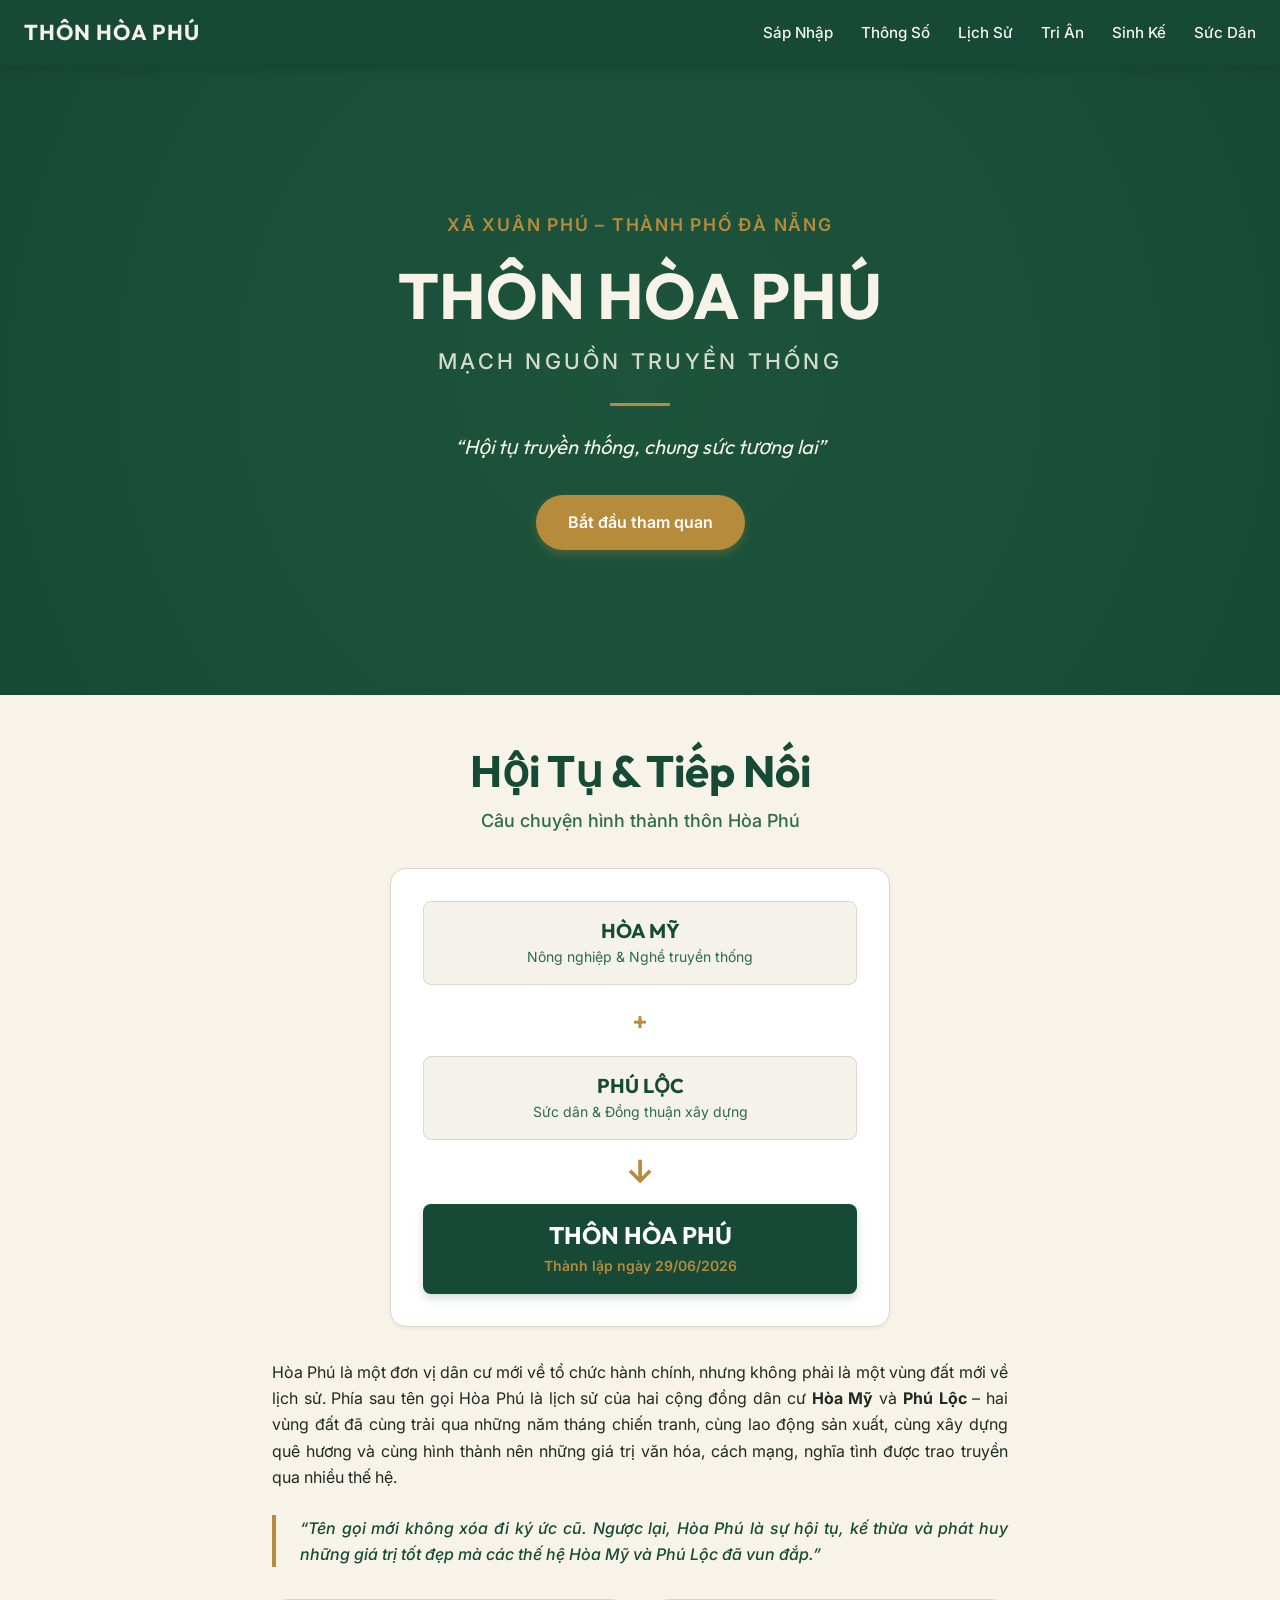
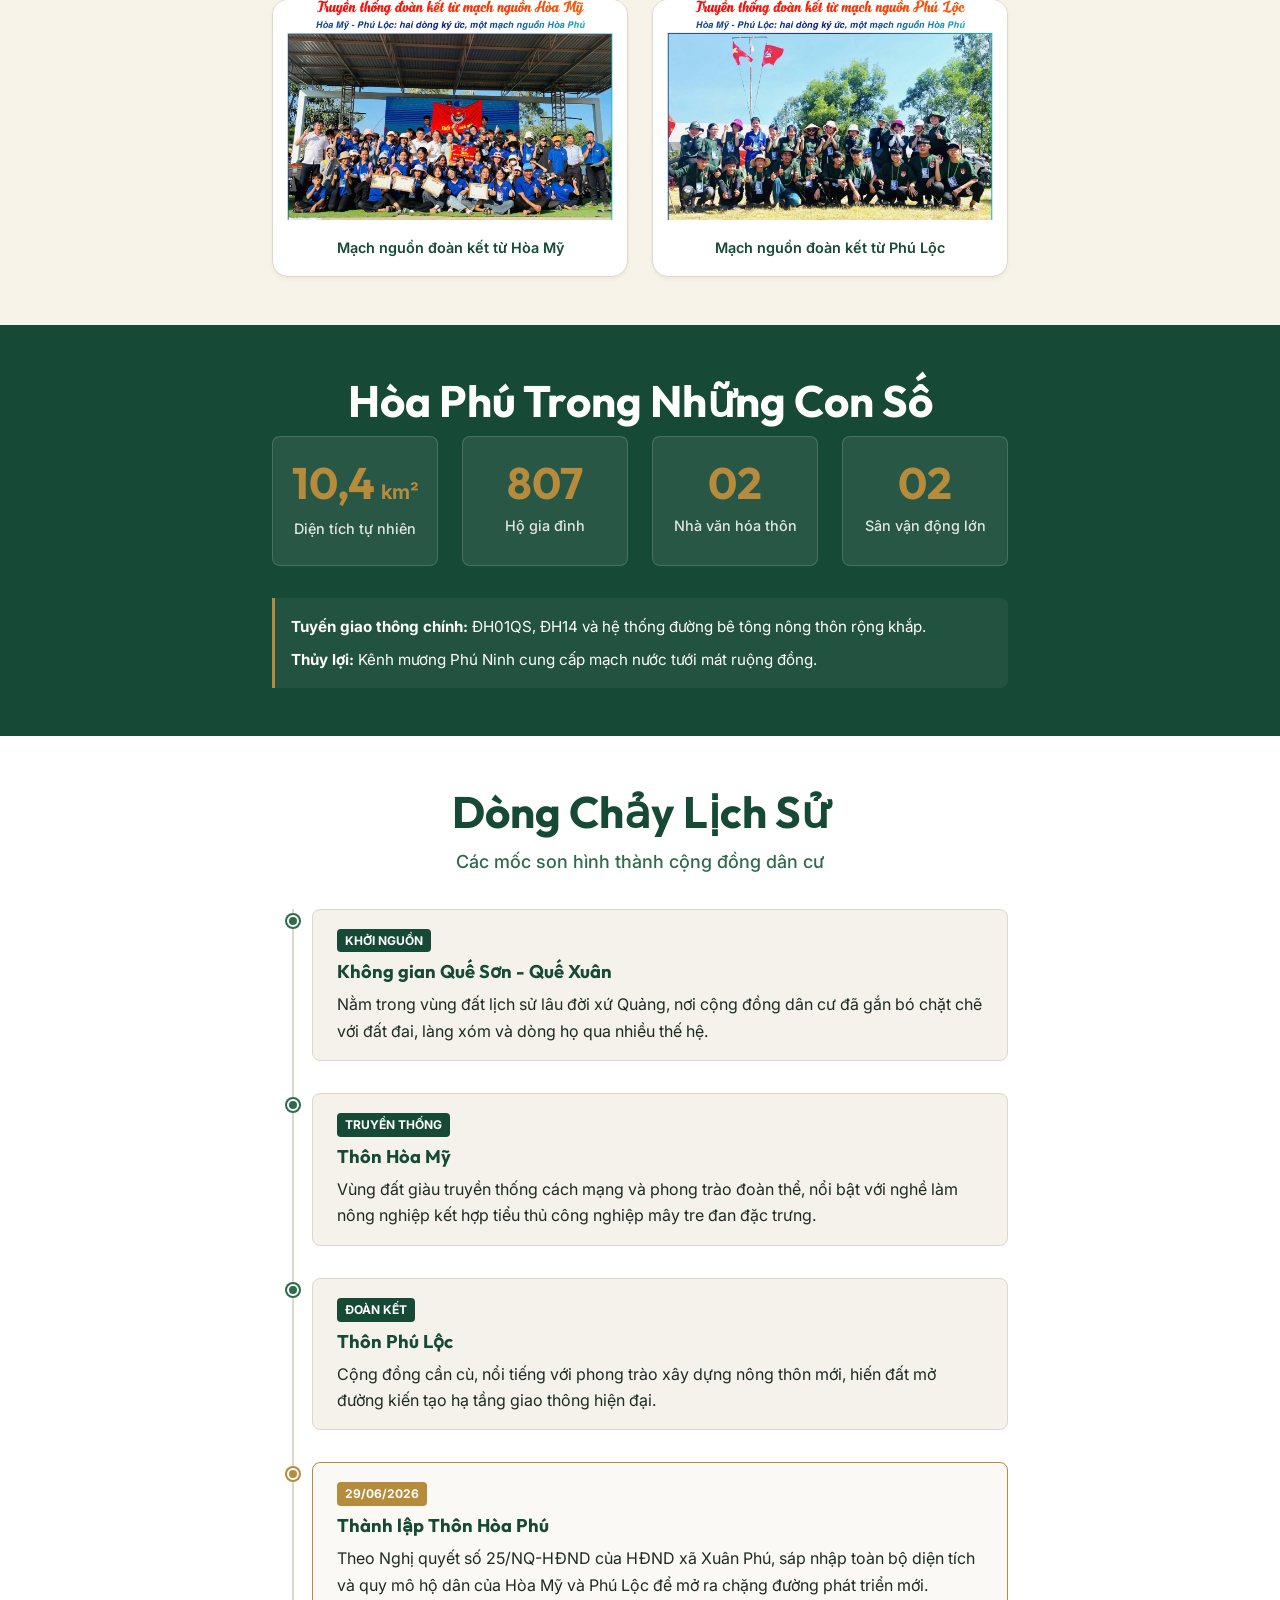
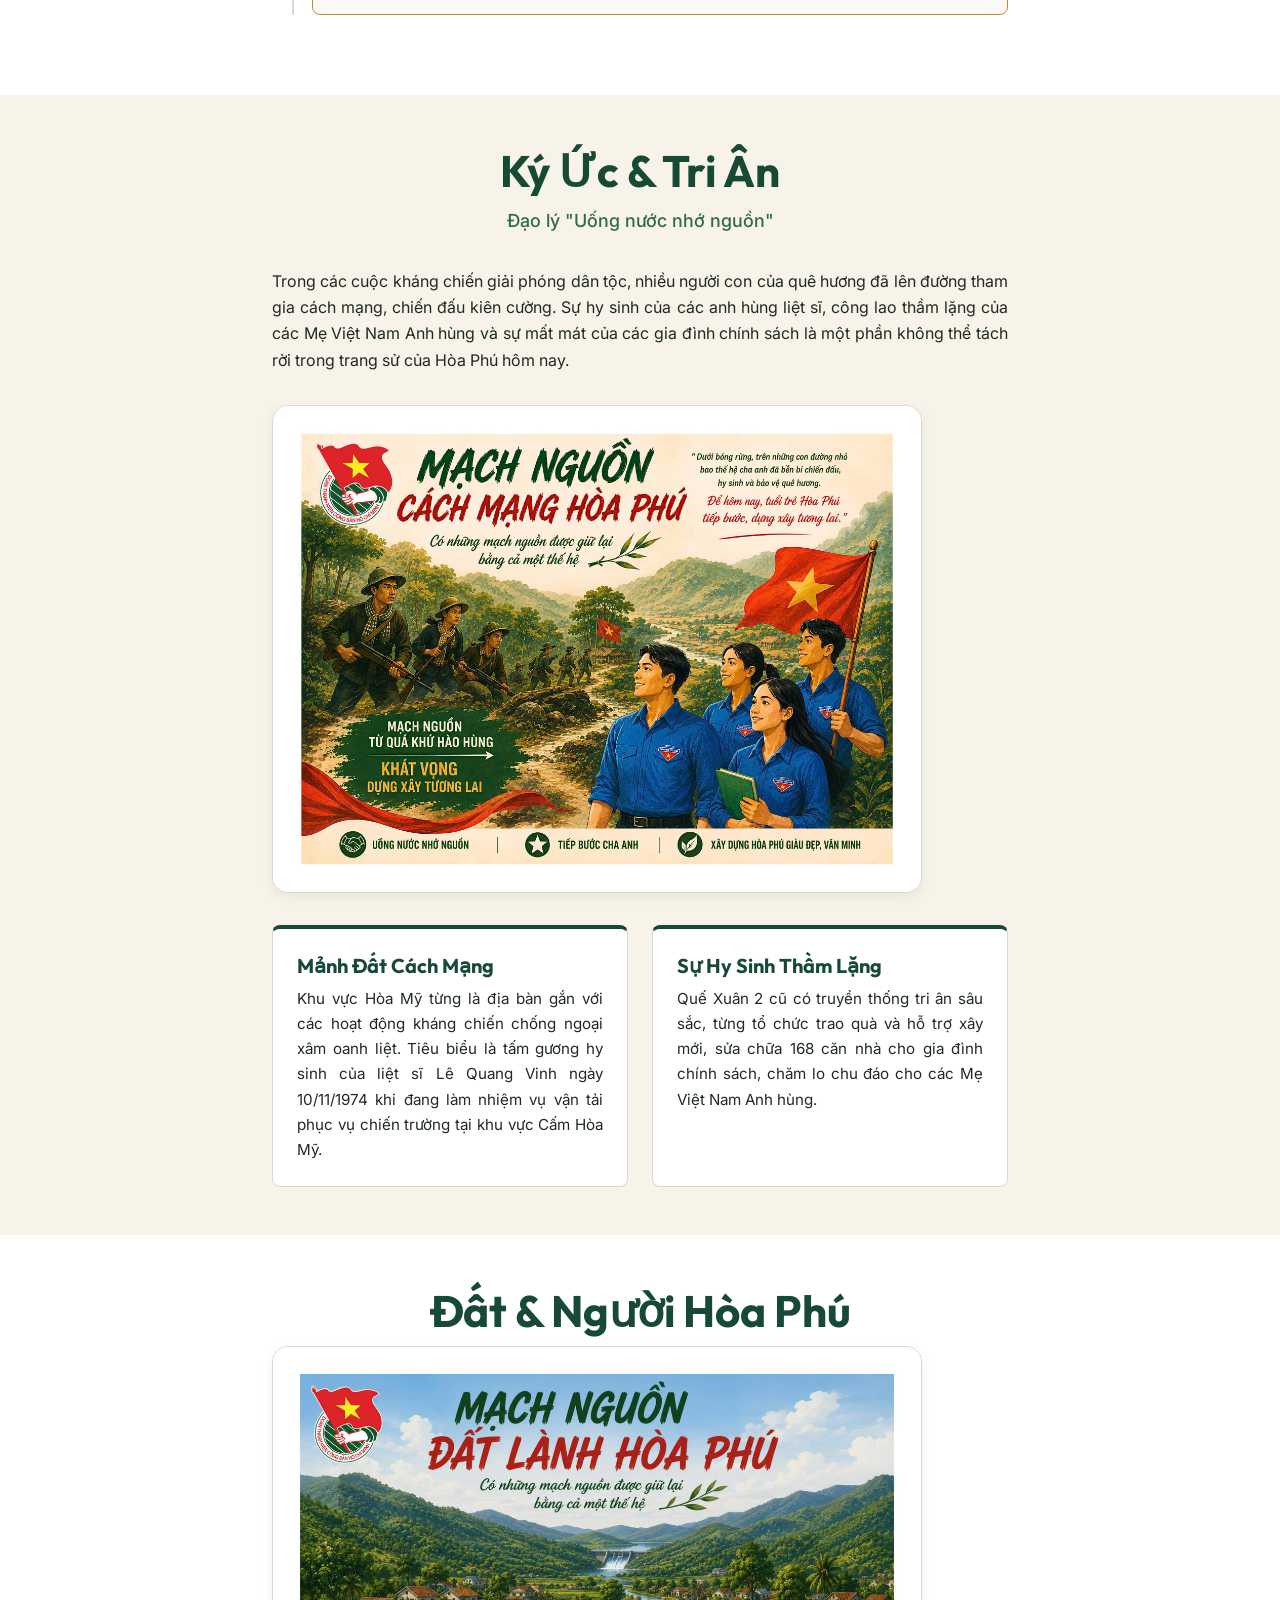
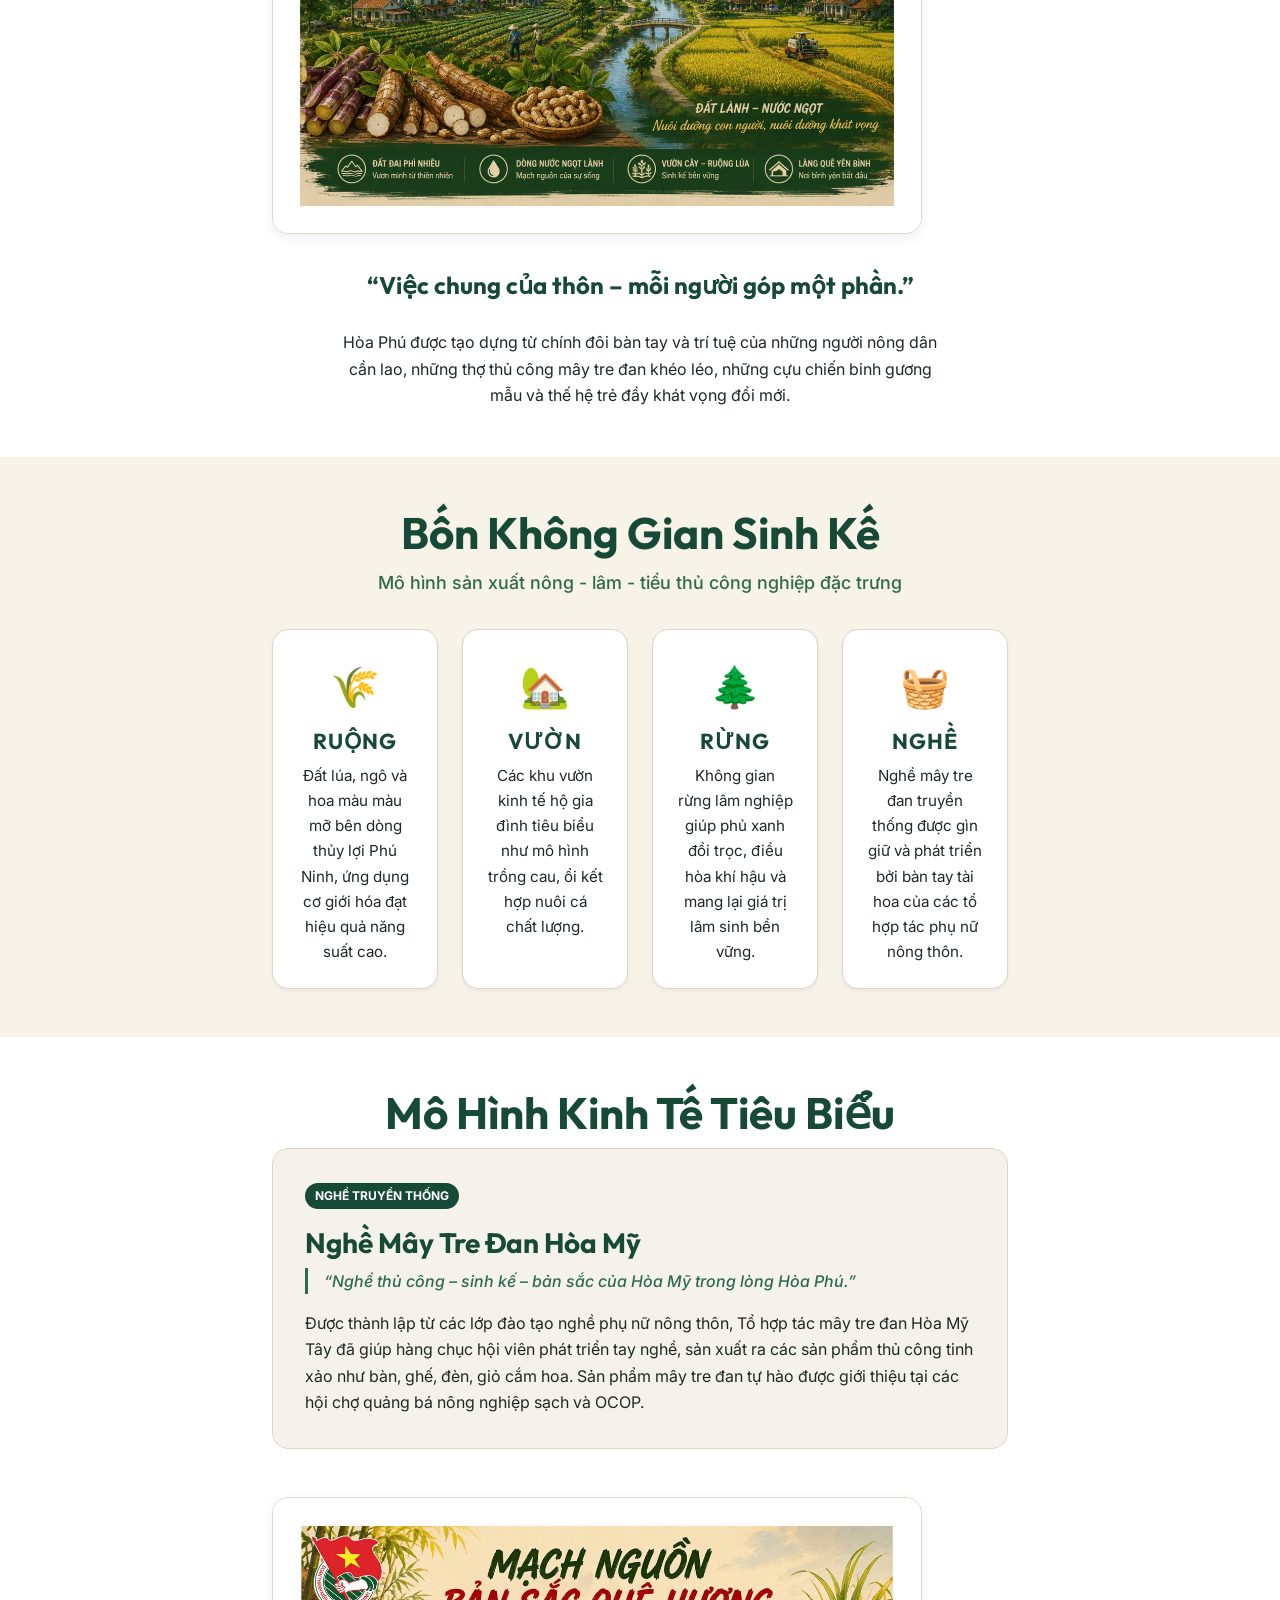
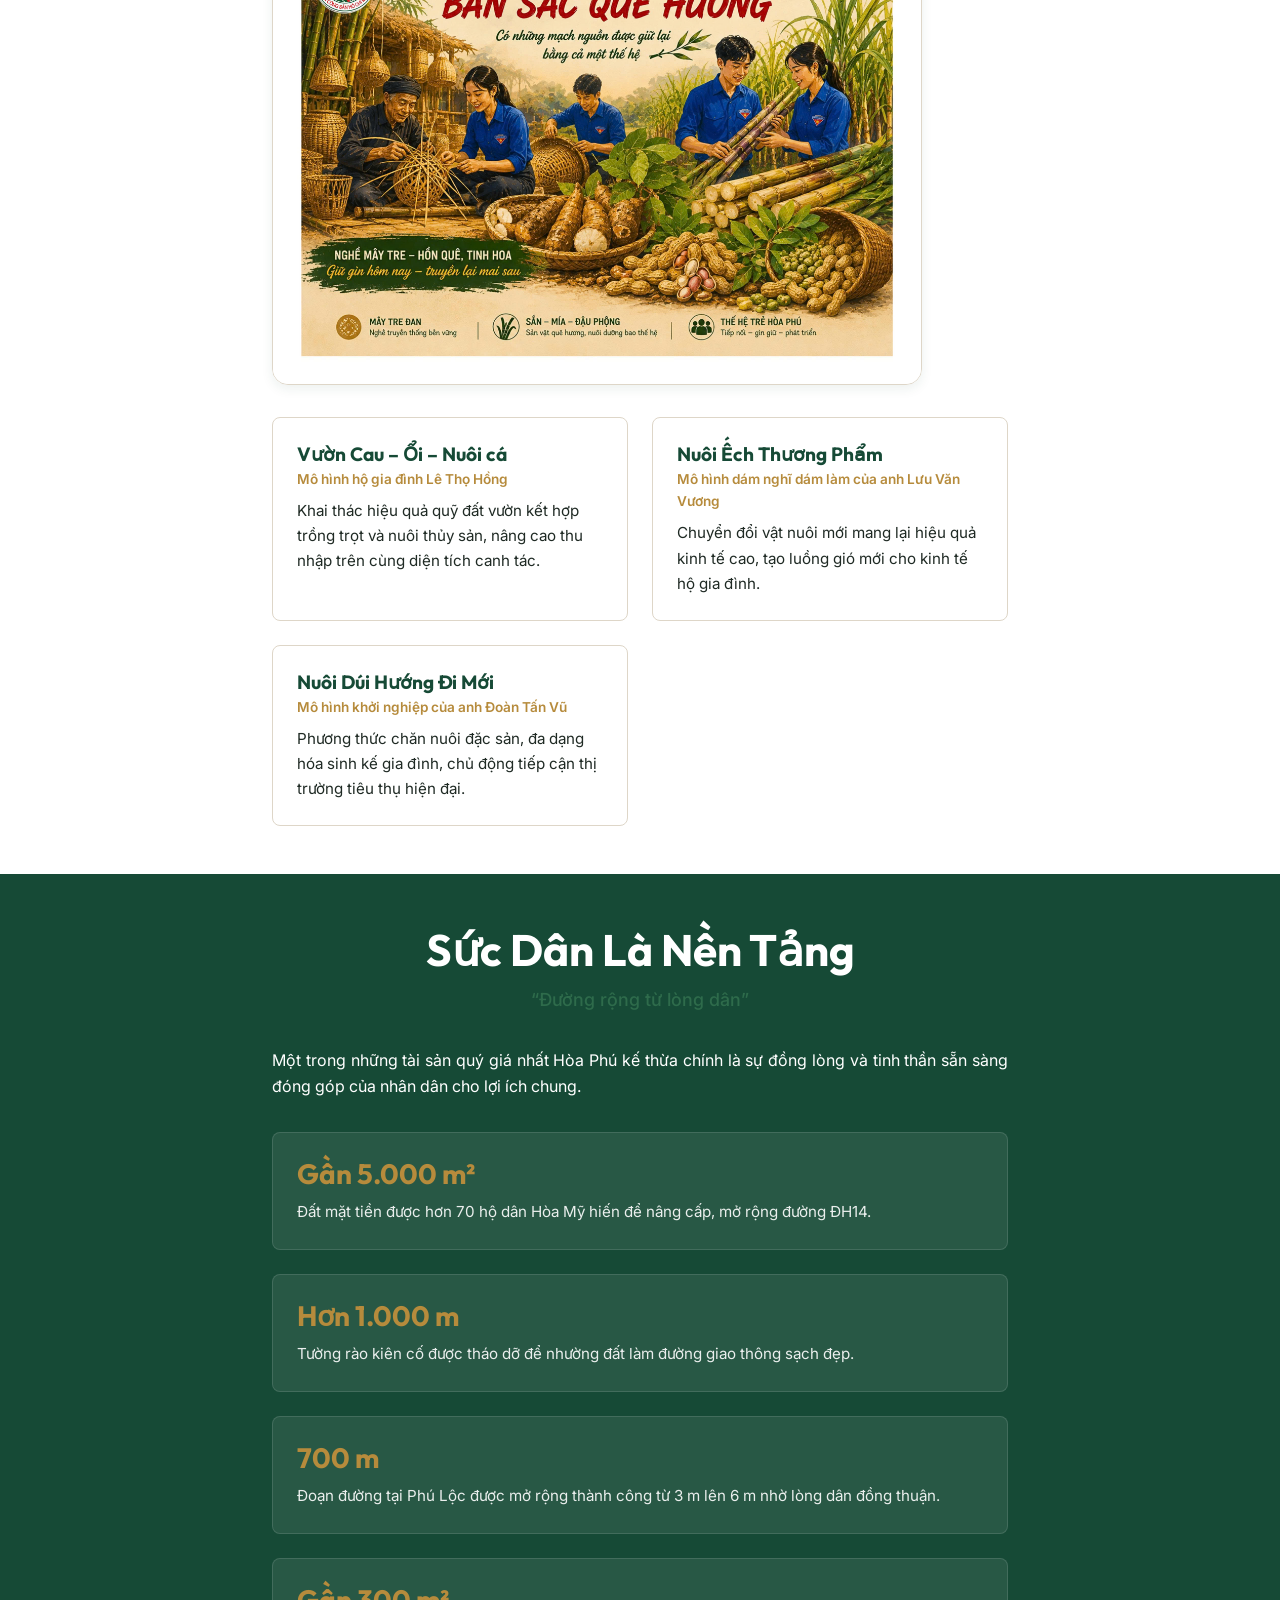
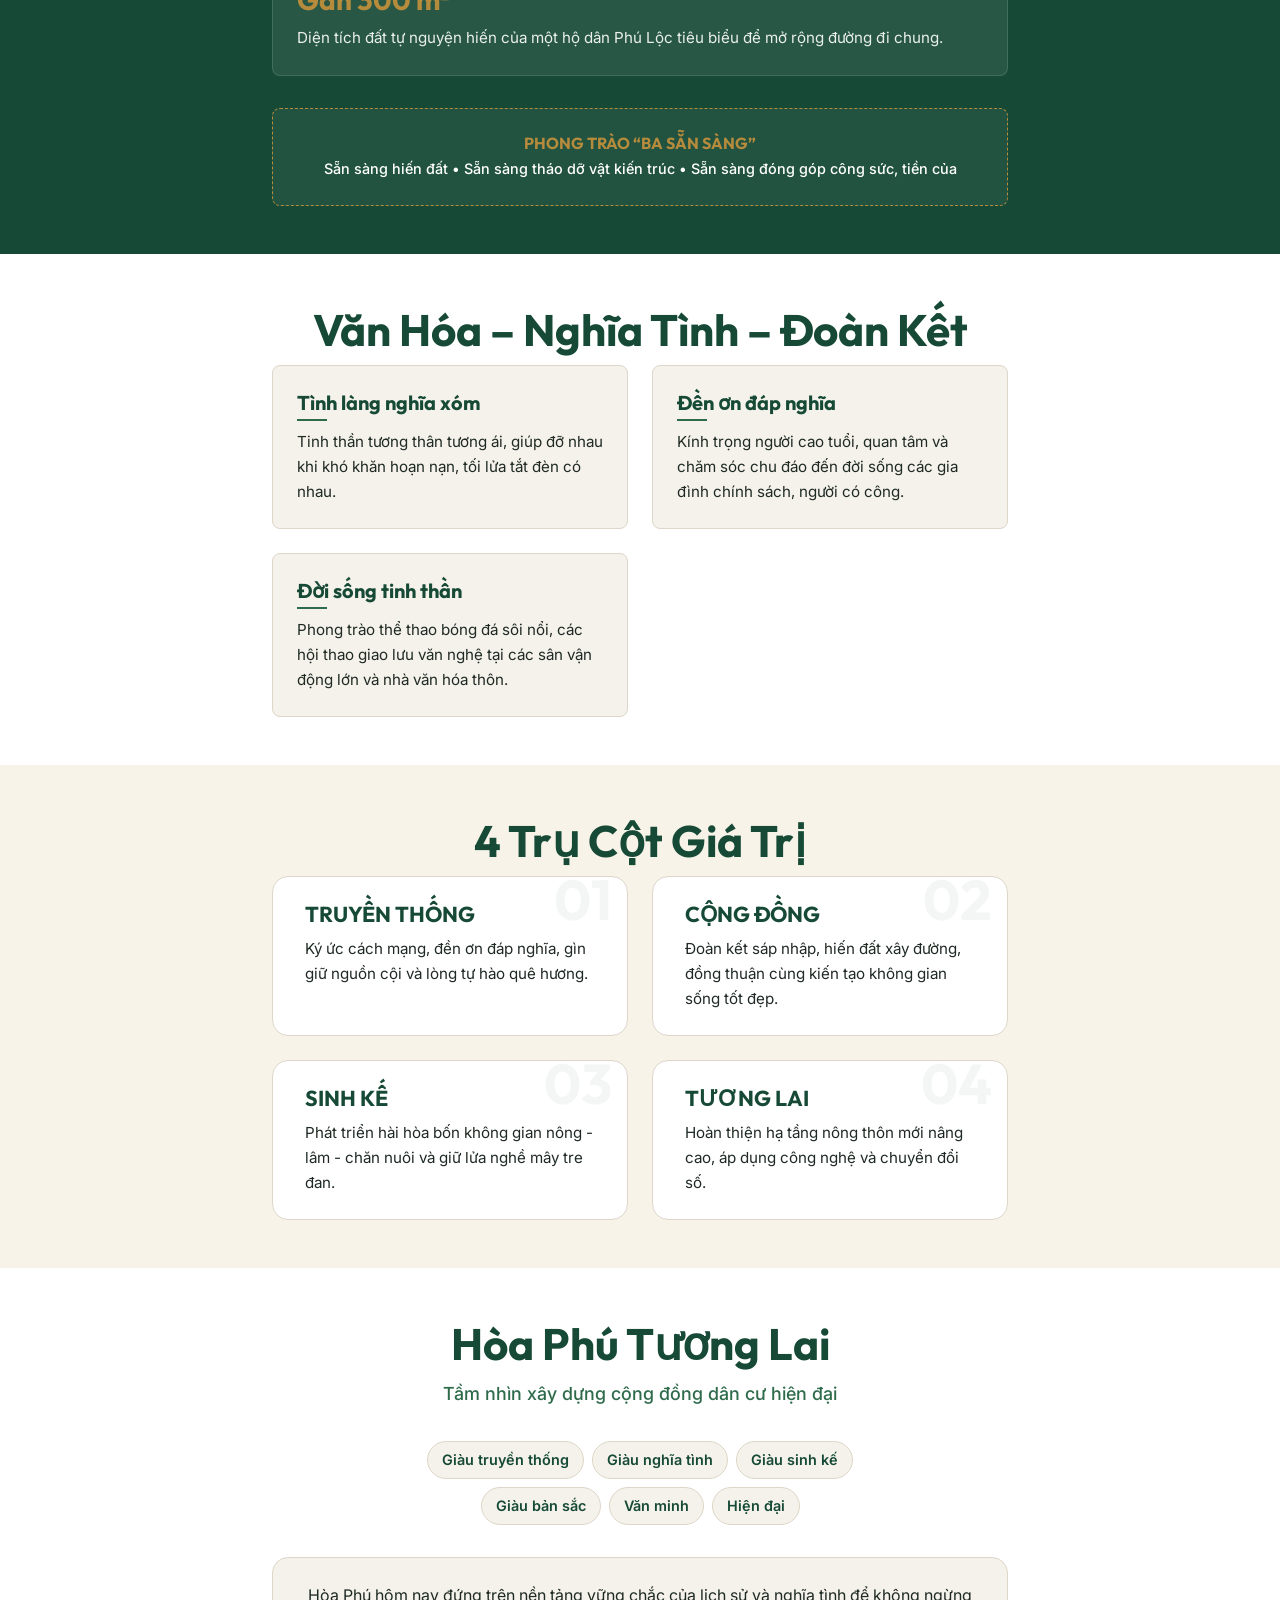
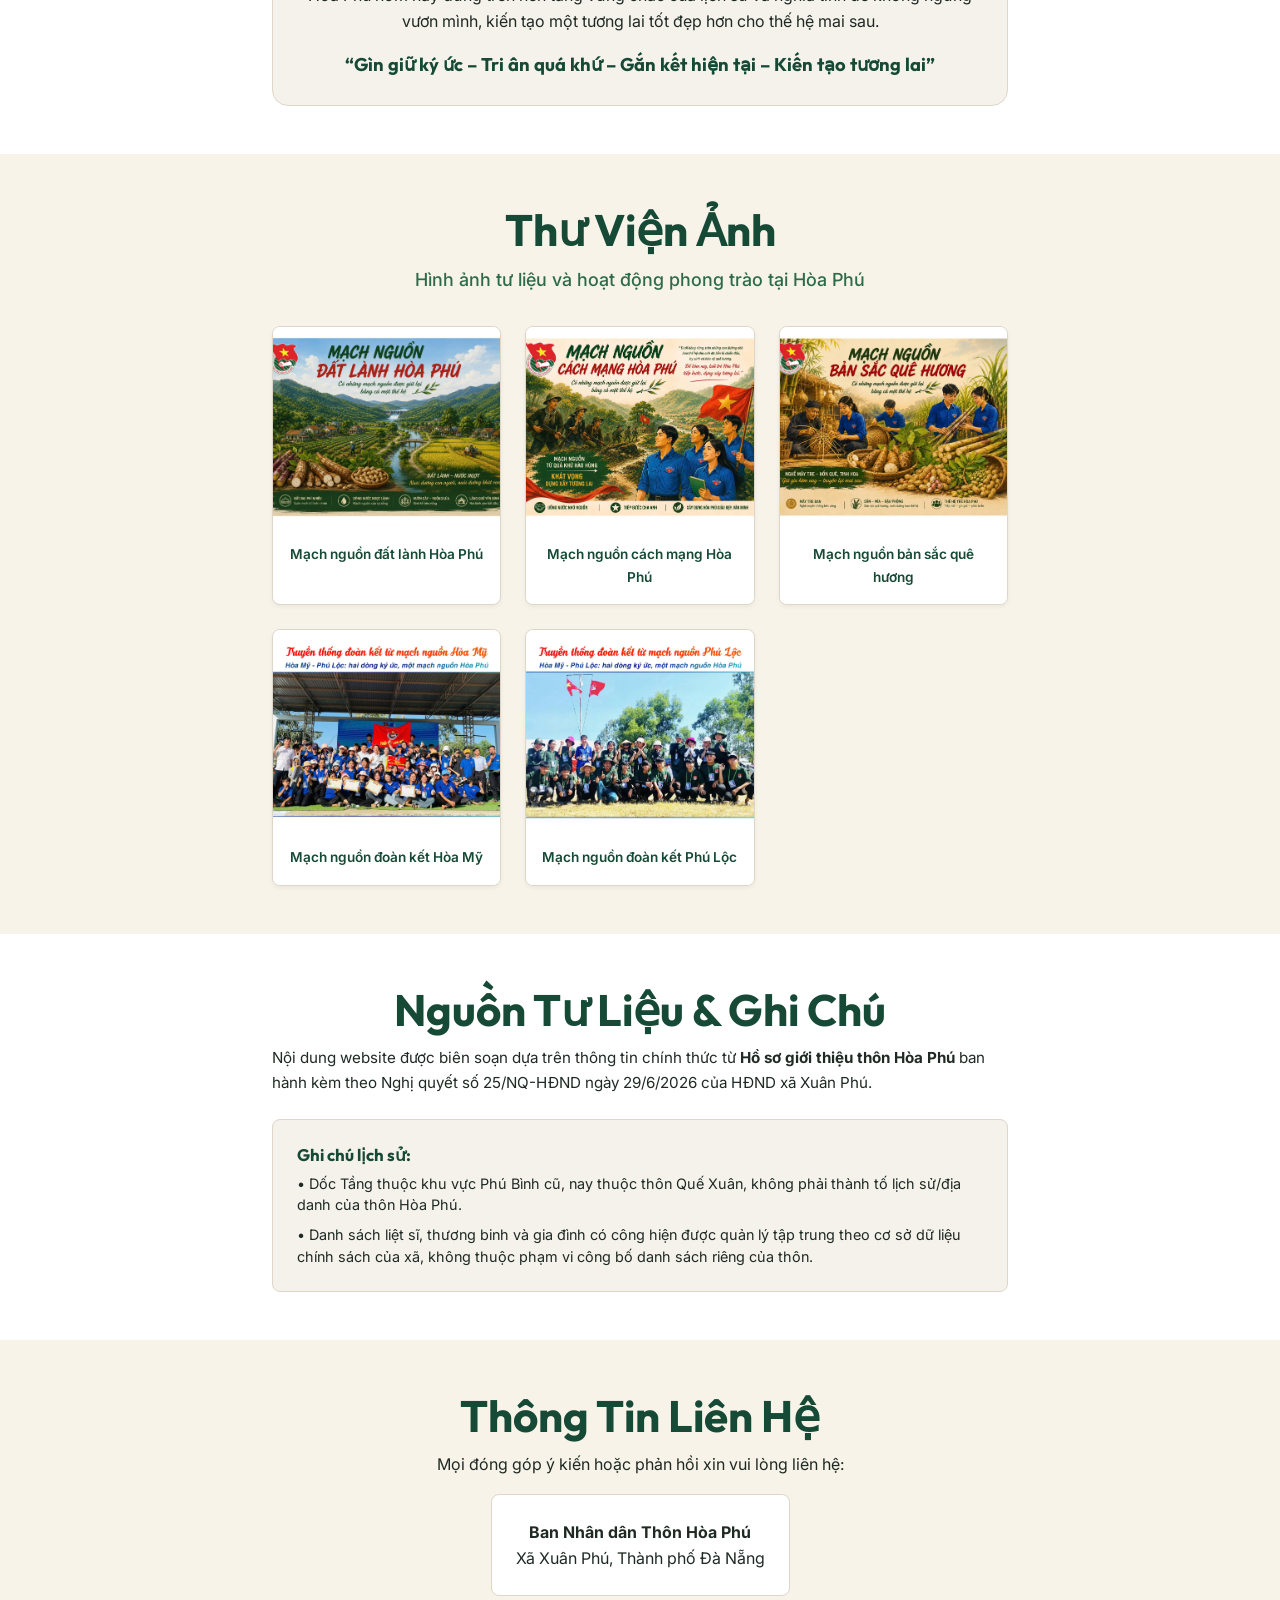
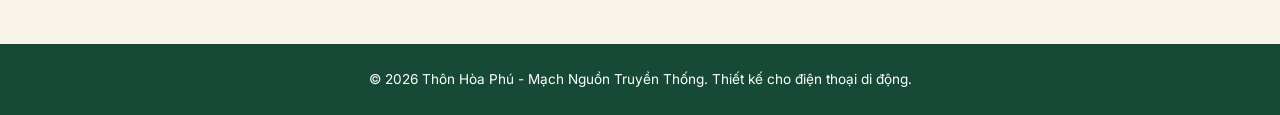
<file: site/index.html>
<!DOCTYPE html>
<html lang="vi">
<head>
    <meta charset="UTF-8">
    <meta name="viewport" content="width=device-width, initial-scale=1.0">
    <title>Mạch Nguồn Truyền Thống – Thôn Hòa Phú</title>
    <meta name="description" content="Trang thông tin giới thiệu lịch sử, văn hóa, truyền thống và sinh kế của Thôn Hòa Phú, xã Xuân Phú, thành phố Đà Nẵng.">
    
    <!-- Open Graph SEO -->
    <meta property="og:title" content="Mạch Nguồn Truyền Thống – Thôn Hòa Phú">
    <meta property="og:description" content="Khám phá câu chuyện sáp nhập, lịch sử cách mạng hào hùng, thiết chế văn hóa, hạ tầng nông thôn mới và không gian sinh kế Ruộng – Vườn – Rừng – Nghề tại Hòa Phú.">
    <meta property="og:type" content="website">
    <meta property="og:locale" content="vi_VN">
    
    <link rel="stylesheet" href="assets/css/main.css">
</head>
<body>

    <!-- Skip Link for Keyboard Accessibility -->
    <a href="#content-start" class="skip-link">Bỏ qua tới nội dung chính</a>

    <!-- Top Header -->
    <header class="top-header">
        <div class="logo-text">Thôn Hòa Phú</div>
        <nav class="desktop-nav">
            <a href="#cau-chuyen">Sáp Nhập</a>
            <a href="#thong-tin">Thông Số</a>
            <a href="#lich-su">Lịch Sử</a>
            <a href="#tri-an">Tri Ân</a>
            <a href="#sinh-ke">Sinh Kế</a>
            <a href="#suc-dan">Sức Dân</a>
        </nav>
    </header>

    <main id="content-start">
        
        <!-- 1. Hero Section -->
        <section id="hero" class="hero-section text-center">
            <div class="hero-overlay"></div>
            <div class="hero-content container">
                <p class="hero-subtitle">Xã Xuân Phú – Thành phố Đà Nẵng</p>
                <h1 class="hero-title">THÔN HÒA PHÚ</h1>
                <p class="hero-tagline">MẠCH NGUỒN TRUYỀN THỐNG</p>
                <div class="divider"></div>
                <p class="hero-slogan">“Hội tụ truyền thống, chung sức tương lai”</p>
                <a href="#cau-chuyen" class="btn btn-primary">Bắt đầu tham quan</a>
            </div>
        </section>

        <!-- 2. Merger Section -->
        <section id="cau-chuyen" class="section-padding bg-ivory">
            <div class="container">
                <h2 class="section-title text-center">Hội Tụ & Tiếp Nối</h2>
                <p class="section-subtitle text-center">Câu chuyện hình thành thôn Hòa Phú</p>
                
                <div class="merger-diagram">
                    <div class="merger-node">
                        <h3>HÒA MỸ</h3>
                        <p>Nông nghiệp & Nghề truyền thống</p>
                    </div>
                    <div class="merger-plus">+</div>
                    <div class="merger-node">
                        <h3>PHÚ LỘC</h3>
                        <p>Sức dân & Đồng thuận xây dựng</p>
                    </div>
                    <div class="merger-arrow">↓</div>
                    <div class="merger-result">
                        <h3>THÔN HÒA PHÚ</h3>
                        <p class="date">Thành lập ngày 29/06/2026</p>
                    </div>
                </div>

                <div class="merger-text">
                    <p>Hòa Phú là một đơn vị dân cư mới về tổ chức hành chính, nhưng không phải là một vùng đất mới về lịch sử. Phía sau tên gọi Hòa Phú là lịch sử của hai cộng đồng dân cư <strong>Hòa Mỹ</strong> và <strong>Phú Lộc</strong> – hai vùng đất đã cùng trải qua những năm tháng chiến tranh, cùng lao động sản xuất, cùng xây dựng quê hương và cùng hình thành nên những giá trị văn hóa, cách mạng, nghĩa tình được trao truyền qua nhiều thế hệ.</p>
                    <blockquote>“Tên gọi mới không xóa đi ký ức cũ. Ngược lại, Hòa Phú là sự hội tụ, kế thừa và phát huy những giá trị tốt đẹp mà các thế hệ Hòa Mỹ và Phú Lộc đã vun đắp.”</blockquote>
                </div>

                <div class="community-photos-grid">
                    <div class="community-photo-card">
                        <img src="assets/images/doan_ket_hoa_my.jpg" alt="Nhân dân và tuổi trẻ Hòa Mỹ đoàn kết một lòng" loading="lazy">
                        <p class="caption">Mạch nguồn đoàn kết từ Hòa Mỹ</p>
                    </div>
                    <div class="community-photo-card">
                        <img src="assets/images/doan_ket_phu_loc.jpg" alt="Nhân dân và tuổi trẻ Phú Lộc chung tay kiến tạo" loading="lazy">
                        <p class="caption">Mạch nguồn đoàn kết từ Phú Lộc</p>
                    </div>
                </div>
            </div>
        </section>

        <!-- 3. Quick Stats Section -->
        <section id="thong-tin" class="section-padding bg-green-deep text-white">
            <div class="container">
                <h2 class="section-title text-center text-white">Hòa Phú Trong Những Con Số</h2>
                <div class="stats-grid">
                    <div class="stat-card">
                        <div class="stat-num">10,4</div>
                        <div class="stat-unit">km²</div>
                        <div class="stat-label">Diện tích tự nhiên</div>
                    </div>
                    <div class="stat-card">
                        <div class="stat-num">807</div>
                        <div class="stat-label">Hộ gia đình</div>
                    </div>
                    <div class="stat-card">
                        <div class="stat-num">02</div>
                        <div class="stat-label">Nhà văn hóa thôn</div>
                    </div>
                    <div class="stat-card">
                        <div class="stat-num">02</div>
                        <div class="stat-label">Sân vận động lớn</div>
                    </div>
                </div>
                
                <div class="quick-info-box">
                    <p><strong>Tuyến giao thông chính:</strong> ĐH01QS, ĐH14 và hệ thống đường bê tông nông thôn rộng khắp.</p>
                    <p><strong>Thủy lợi:</strong> Kênh mương Phú Ninh cung cấp mạch nước tưới mát ruộng đồng.</p>
                </div>
            </div>
        </section>

        <!-- 4. History Flow Section -->
        <section id="lich-su" class="section-padding bg-white">
            <div class="container">
                <h2 class="section-title text-center">Dòng Chảy Lịch Sử</h2>
                <p class="section-subtitle text-center">Các mốc son hình thành cộng đồng dân cư</p>
                
                <div class="timeline">
                    <div class="timeline-item">
                        <div class="timeline-dot"></div>
                        <div class="timeline-content">
                            <span class="timeline-time">Khởi nguồn</span>
                            <h4>Không gian Quế Sơn - Quế Xuân</h4>
                            <p>Nằm trong vùng đất lịch sử lâu đời xứ Quảng, nơi cộng đồng dân cư đã gắn bó chặt chẽ với đất đai, làng xóm và dòng họ qua nhiều thế hệ.</p>
                        </div>
                    </div>
                    <div class="timeline-item">
                        <div class="timeline-dot"></div>
                        <div class="timeline-content">
                            <span class="timeline-time">Truyền thống</span>
                            <h4>Thôn Hòa Mỹ</h4>
                            <p>Vùng đất giàu truyền thống cách mạng và phong trào đoàn thể, nổi bật với nghề làm nông nghiệp kết hợp tiểu thủ công nghiệp mây tre đan đặc trưng.</p>
                        </div>
                    </div>
                    <div class="timeline-item">
                        <div class="timeline-dot"></div>
                        <div class="timeline-content">
                            <span class="timeline-time">Đoàn kết</span>
                            <h4>Thôn Phú Lộc</h4>
                            <p>Cộng đồng cần cù, nổi tiếng với phong trào xây dựng nông thôn mới, hiến đất mở đường kiến tạo hạ tầng giao thông hiện đại.</p>
                        </div>
                    </div>
                    <div class="timeline-item highlight">
                        <div class="timeline-dot"></div>
                        <div class="timeline-content">
                            <span class="timeline-time">29/06/2026</span>
                            <h4>Thành lập Thôn Hòa Phú</h4>
                            <p>Theo Nghị quyết số 25/NQ-HĐND của HĐND xã Xuân Phú, sáp nhập toàn bộ diện tích và quy mô hộ dân của Hòa Mỹ và Phú Lộc để mở ra chặng đường phát triển mới.</p>
                        </div>
                    </div>
                </div>
            </div>
        </section>

        <!-- 5. Gratitude Section -->
        <section id="tri-an" class="section-padding bg-ivory">
            <div class="container">
                <h2 class="section-title text-center">Ký Ức & Tri Ân</h2>
                <p class="section-subtitle text-center">Đạo lý "Uống nước nhớ nguồn"</p>
                
                <div class="gratitude-intro">
                    <p>Trong các cuộc kháng chiến giải phóng dân tộc, nhiều người con của quê hương đã lên đường tham gia cách mạng, chiến đấu kiên cường. Sự hy sinh của các anh hùng liệt sĩ, công lao thầm lặng của các Mẹ Việt Nam Anh hùng và sự mất mát của các gia đình chính sách là một phần không thể tách rời trong trang sử của Hòa Phú hôm nay.</p>
                </div>

                <div class="section-image-box text-center">
                    <img src="assets/images/mach_nguon_cach_mang.jpg" alt="Áp phích tuyên truyền Mạch nguồn cách mạng Hòa Phú - Tiếp bước cha anh" class="section-banner-img" loading="lazy">
                </div>

                <div class="gratitude-grid">
                    <div class="gratitude-card">
                        <h4>Mảnh Đất Cách Mạng</h4>
                        <p>Khu vực Hòa Mỹ từng là địa bàn gắn với các hoạt động kháng chiến chống ngoại xâm oanh liệt. Tiêu biểu là tấm gương hy sinh của liệt sĩ Lê Quang Vinh ngày 10/11/1974 khi đang làm nhiệm vụ vận tải phục vụ chiến trường tại khu vực Cấm Hòa Mỹ.</p>
                    </div>
                    <div class="gratitude-card">
                        <h4>Sự Hy Sinh Thầm Lặng</h4>
                        <p>Quế Xuân 2 cũ có truyền thống tri ân sâu sắc, từng tổ chức trao quà và hỗ trợ xây mới, sửa chữa 168 căn nhà cho gia đình chính sách, chăm lo chu đáo cho các Mẹ Việt Nam Anh hùng.</p>
                    </div>
                </div>
            </div>
        </section>

        <!-- 6. Land & People -->
        <section id="dat-va-nguoi" class="section-padding bg-white">
            <div class="container">
                <h2 class="section-title text-center">Đất & Người Hòa Phú</h2>
                
                <div class="section-image-box text-center">
                    <img src="assets/images/dat_lanh_hoa_phu.jpg" alt="Áp phích phong cảnh Mạch nguồn đất lành Hòa Phú" class="section-banner-img" loading="lazy">
                </div>

                <div class="people-message text-center">
                    <blockquote>“Việc chung của thôn – mỗi người góp một phần.”</blockquote>
                    <p>Hòa Phú được tạo dựng từ chính đôi bàn tay và trí tuệ của những người nông dân cần lao, những thợ thủ công mây tre đan khéo léo, những cựu chiến binh gương mẫu và thế hệ trẻ đầy khát vọng đổi mới.</p>
                </div>
            </div>
        </section>

        <!-- 7. Livelihoods: Ruộng - Vườn - Rừng - Nghề -->
        <section id="sinh-ke" class="section-padding bg-ivory">
            <div class="container">
                <h2 class="section-title text-center">Bốn Không Gian Sinh Kế</h2>
                <p class="section-subtitle text-center">Mô hình sản xuất nông - lâm - tiểu thủ công nghiệp đặc trưng</p>
                
                <div class="livelihood-grid">
                    <div class="livelihood-card">
                        <div class="card-icon">🌾</div>
                        <h3>RUỘNG</h3>
                        <p>Đất lúa, ngô và hoa màu màu mỡ bên dòng thủy lợi Phú Ninh, ứng dụng cơ giới hóa đạt hiệu quả năng suất cao.</p>
                    </div>
                    <div class="livelihood-card">
                        <div class="card-icon">🏡</div>
                        <h3>VƯỜN</h3>
                        <p>Các khu vườn kinh tế hộ gia đình tiêu biểu như mô hình trồng cau, ổi kết hợp nuôi cá chất lượng.</p>
                    </div>
                    <div class="livelihood-card">
                        <div class="card-icon">🌲</div>
                        <h3>RỪNG</h3>
                        <p>Không gian rừng lâm nghiệp giúp phủ xanh đồi trọc, điều hòa khí hậu và mang lại giá trị lâm sinh bền vững.</p>
                    </div>
                    <div class="livelihood-card">
                        <div class="card-icon">🧺</div>
                        <h3>NGHỀ</h3>
                        <p>Nghề mây tre đan truyền thống được gìn giữ và phát triển bởi bàn tay tài hoa của các tổ hợp tác phụ nữ nông thôn.</p>
                    </div>
                </div>
            </div>
        </section>

        <!-- 8. Economic Models & Craft -->
        <section id="may-tre-dan" class="section-padding bg-white">
            <div class="container">
                <h2 class="section-title text-center">Mô Hình Kinh Tế Tiêu Biểu</h2>
                
                <div class="craft-feature">
                    <div class="craft-content">
                        <span class="badge">Nghề Truyền Thống</span>
                        <h3>Nghề Mây Tre Đan Hòa Mỹ</h3>
                        <blockquote>“Nghề thủ công – sinh kế – bản sắc của Hòa Mỹ trong lòng Hòa Phú.”</blockquote>
                        <p>Được thành lập từ các lớp đào tạo nghề phụ nữ nông thôn, Tổ hợp tác mây tre đan Hòa Mỹ Tây đã giúp hàng chục hội viên phát triển tay nghề, sản xuất ra các sản phẩm thủ công tinh xảo như bàn, ghế, đèn, giỏ cắm hoa. Sản phẩm mây tre đan tự hào được giới thiệu tại các hội chợ quảng bá nông nghiệp sạch và OCOP.</p>
                    </div>
                </div>

                <div class="section-image-box text-center">
                    <img src="assets/images/ban_sac_que_huong.jpg" alt="Áp phích Mạch nguồn bản sắc quê hương - Nghề mây tre đan và sản vật đặc trưng" class="section-banner-img" loading="lazy">
                </div>

                <div class="models-grid">
                    <div class="model-card">
                        <h4>Vườn Cau – Ổi – Nuôi cá</h4>
                        <span class="author">Mô hình hộ gia đình Lê Thọ Hồng</span>
                        <p>Khai thác hiệu quả quỹ đất vườn kết hợp trồng trọt và nuôi thủy sản, nâng cao thu nhập trên cùng diện tích canh tác.</p>
                    </div>
                    <div class="model-card">
                        <h4>Nuôi Ếch Thương Phẩm</h4>
                        <span class="author">Mô hình dám nghĩ dám làm của anh Lưu Văn Vương</span>
                        <p>Chuyển đổi vật nuôi mới mang lại hiệu quả kinh tế cao, tạo luồng gió mới cho kinh tế hộ gia đình.</p>
                    </div>
                    <div class="model-card">
                        <h4>Nuôi Dúi Hướng Đi Mới</h4>
                        <span class="author">Mô hình khởi nghiệp của anh Đoàn Tấn Vũ</span>
                        <p>Phương thức chăn nuôi đặc sản, đa dạng hóa sinh kế gia đình, chủ động tiếp cận thị trường tiêu thụ hiện đại.</p>
                    </div>
                </div>
            </div>
        </section>

        <!-- 9. People's Contribution (Suc Dan) -->
        <section id="suc-dan" class="section-padding bg-green-deep text-white">
            <div class="container">
                <h2 class="section-title text-center text-white">Sức Dân Là Nền Tảng</h2>
                <p class="section-subtitle text-center text-white-muted">“Đường rộng từ lòng dân”</p>
                
                <div class="suc-dan-content">
                    <p class="intro-p">Một trong những tài sản quý giá nhất Hòa Phú kế thừa chính là sự đồng lòng và tinh thần sẵn sàng đóng góp của nhân dân cho lợi ích chung.</p>
                    
                    <div class="contributions-list">
                        <div class="contrib-item">
                            <span class="contrib-val">Gần 5.000 m²</span>
                            <span class="contrib-desc">Đất mặt tiền được hơn 70 hộ dân Hòa Mỹ hiến để nâng cấp, mở rộng đường ĐH14.</span>
                        </div>
                        <div class="contrib-item">
                            <span class="contrib-val">Hơn 1.000 m</span>
                            <span class="contrib-desc">Tường rào kiên cố được tháo dỡ để nhường đất làm đường giao thông sạch đẹp.</span>
                        </div>
                        <div class="contrib-item">
                            <span class="contrib-val">700 m</span>
                            <span class="contrib-desc">Đoạn đường tại Phú Lộc được mở rộng thành công từ 3 m lên 6 m nhờ lòng dân đồng thuận.</span>
                        </div>
                        <div class="contrib-item">
                            <span class="contrib-val">Gần 300 m²</span>
                            <span class="contrib-desc">Diện tích đất tự nguyện hiến của một hộ dân Phú Lộc tiêu biểu để mở rộng đường đi chung.</span>
                        </div>
                    </div>

                    <div class="slogan-box text-center">
                        <h4>PHONG TRÀO “BA SẴN SÀNG”</h4>
                        <p>Sẵn sàng hiến đất • Sẵn sàng tháo dỡ vật kiến trúc • Sẵn sàng đóng góp công sức, tiền của</p>
                    </div>
                </div>
            </div>
        </section>

        <!-- 10. Culture & Solidarity -->
        <section id="van-hoa" class="section-padding bg-white">
            <div class="container">
                <h2 class="section-title text-center">Văn Hóa – Nghĩa Tình – Đoàn Kết</h2>
                <div class="solidarity-grid">
                    <div class="value-card">
                        <h4>Tình làng nghĩa xóm</h4>
                        <p>Tinh thần tương thân tương ái, giúp đỡ nhau khi khó khăn hoạn nạn, tối lửa tắt đèn có nhau.</p>
                    </div>
                    <div class="value-card">
                        <h4>Đền ơn đáp nghĩa</h4>
                        <p>Kính trọng người cao tuổi, quan tâm và chăm sóc chu đáo đến đời sống các gia đình chính sách, người có công.</p>
                    </div>
                    <div class="value-card">
                        <h4>Đời sống tinh thần</h4>
                        <p>Phong trào thể thao bóng đá sôi nổi, các hội thao giao lưu văn nghệ tại các sân vận động lớn và nhà văn hóa thôn.</p>
                    </div>
                </div>
            </div>
        </section>

        <!-- 11. Four Pillars -->
        <section id="bon-tru-cot" class="section-padding bg-ivory">
            <div class="container">
                <h2 class="section-title text-center">4 Trụ Cột Giá Trị</h2>
                <div class="pillars-grid">
                    <div class="pillar">
                        <span class="pillar-num">01</span>
                        <h4>TRUYỀN THỐNG</h4>
                        <p>Ký ức cách mạng, đền ơn đáp nghĩa, gìn giữ nguồn cội và lòng tự hào quê hương.</p>
                    </div>
                    <div class="pillar">
                        <span class="pillar-num">02</span>
                        <h4>CỘNG ĐỒNG</h4>
                        <p>Đoàn kết sáp nhập, hiến đất xây đường, đồng thuận cùng kiến tạo không gian sống tốt đẹp.</p>
                    </div>
                    <div class="pillar">
                        <span class="pillar-num">03</span>
                        <h4>SINH KẾ</h4>
                        <p>Phát triển hài hòa bốn không gian nông - lâm - chăn nuôi và giữ lửa nghề mây tre đan.</p>
                    </div>
                    <div class="pillar">
                        <span class="pillar-num">04</span>
                        <h4>TƯƠNG LAI</h4>
                        <p>Hoàn thiện hạ tầng nông thôn mới nâng cao, áp dụng công nghệ và chuyển đổi số.</p>
                    </div>
                </div>
            </div>
        </section>

        <!-- 12. Vision/Future -->
        <section id="tuong-lai" class="section-padding bg-white">
            <div class="container text-center">
                <h2 class="section-title">Hòa Phú Tương Lai</h2>
                <p class="section-subtitle">Tầm nhìn xây dựng cộng đồng dân cư hiện đại</p>
                <div class="vision-grid">
                    <div class="vision-tag">Giàu truyền thống</div>
                    <div class="vision-tag">Giàu nghĩa tình</div>
                    <div class="vision-tag">Giàu sinh kế</div>
                    <div class="vision-tag">Giàu bản sắc</div>
                    <div class="vision-tag">Văn minh</div>
                    <div class="vision-tag">Hiện đại</div>
                </div>
                <div class="conclusion-box">
                    <p>Hòa Phú hôm nay đứng trên nền tảng vững chắc của lịch sử và nghĩa tình để không ngừng vươn mình, kiến tạo một tương lai tốt đẹp hơn cho thế hệ mai sau.</p>
                    <p class="quote">“Gìn giữ ký ức – Tri ân quá khứ – Gắn kết hiện tại – Kiến tạo tương lai”</p>
                </div>
            </div>
        </section>

        <!-- 13. Gallery -->
        <section id="thu-vien" class="section-padding bg-ivory">
            <div class="container">
                <h2 class="section-title text-center">Thư Viện Ảnh</h2>
                <p class="section-subtitle text-center">Hình ảnh tư liệu và hoạt động phong trào tại Hòa Phú</p>
                
                <div class="gallery-grid">
                    <div class="gallery-item">
                        <img src="assets/images/dat_lanh_hoa_phu.jpg" alt="Mạch nguồn đất lành Hòa Phú - Nông nghiệp phát triển" loading="lazy">
                        <p class="caption">Mạch nguồn đất lành Hòa Phú</p>
                    </div>
                    <div class="gallery-item">
                        <img src="assets/images/mach_nguon_cach_mang.jpg" alt="Mạch nguồn cách mạng Hòa Phú - Đền ơn đáp nghĩa" loading="lazy">
                        <p class="caption">Mạch nguồn cách mạng Hòa Phú</p>
                    </div>
                    <div class="gallery-item">
                        <img src="assets/images/ban_sac_que_huong.jpg" alt="Mạch nguồn bản sắc quê hương - Nghề mây tre đan truyền thống" loading="lazy">
                        <p class="caption">Mạch nguồn bản sắc quê hương</p>
                    </div>
                    <div class="gallery-item">
                        <img src="assets/images/doan_ket_hoa_my.jpg" alt="Đoàn kết từ mạch nguồn Hòa Mỹ - Tình nguyện tuổi trẻ" loading="lazy">
                        <p class="caption">Mạch nguồn đoàn kết Hòa Mỹ</p>
                    </div>
                    <div class="gallery-item">
                        <img src="assets/images/doan_ket_phu_loc.jpg" alt="Đoàn kết từ mạch nguồn Phú Lộc - Tình nguyện tuổi trẻ" loading="lazy">
                        <p class="caption">Mạch nguồn đoàn kết Phú Lộc</p>
                    </div>
                </div>
            </div>
        </section>

        <!-- 14. References -->
        <section id="nguon-tu-lieu" class="section-padding bg-white">
            <div class="container">
                <h2 class="section-title text-center">Nguồn Tư Liệu & Ghi Chú</h2>
                <div class="references-box">
                    <p>Nội dung website được biên soạn dựa trên thông tin chính thức từ <strong>Hồ sơ giới thiệu thôn Hòa Phú</strong> ban hành kèm theo Nghị quyết số 25/NQ-HĐND ngày 29/6/2026 của HĐND xã Xuân Phú.</p>
                    
                    <div class="note-box">
                        <h5>Ghi chú lịch sử:</h5>
                        <p>• Dốc Tầng thuộc khu vực Phú Bình cũ, nay thuộc thôn Quế Xuân, không phải thành tố lịch sử/địa danh của thôn Hòa Phú.</p>
                        <p>• Danh sách liệt sĩ, thương binh và gia đình có công hiện được quản lý tập trung theo cơ sở dữ liệu chính sách của xã, không thuộc phạm vi công bố danh sách riêng của thôn.</p>
                    </div>
                </div>
            </div>
        </section>

        <!-- 15. Contact Section -->
        <section id="lien-he" class="section-padding bg-ivory text-center">
            <div class="container">
                <h2 class="section-title">Thông Tin Liên Hệ</h2>
                <p>Mọi đóng góp ý kiến hoặc phản hồi xin vui lòng liên hệ:</p>
                <div class="contact-details">
                    <p><strong>Ban Nhân dân Thôn Hòa Phú</strong></p>
                    <p>Xã Xuân Phú, Thành phố Đà Nẵng</p>
                </div>
            </div>
        </section>

    </main>

    <!-- Footer -->
    <footer class="main-footer text-center">
        <p>© 2026 Thôn Hòa Phú - Mạch Nguồn Truyền Thống. Thiết kế cho điện thoại di động.</p>
    </footer>

    <!-- Bottom Navigation for Mobile -->
    <nav class="bottom-nav">
        <a href="#hero" class="bottom-nav-item active">
            <svg viewBox="0 0 24 24" fill="none" stroke="currentColor" stroke-width="2"><path d="M3 9l9-7 9 7v11a2 2 0 0 1-2 2H5a2 2 0 0 1-2-2z"></path><polyline points="9 22 9 12 15 12 15 22"></polyline></svg>
            Trang chủ
        </a>
        <a href="#cau-chuyen" class="bottom-nav-item">
            <svg viewBox="0 0 24 24" fill="none" stroke="currentColor" stroke-width="2"><path d="M12 22s8-4 8-10V5l-8-3-8 3v7c0 6 8 10 8 10z"></path></svg>
            Sáp nhập
        </a>
        <a href="#sinh-ke" class="bottom-nav-item">
            <svg viewBox="0 0 24 24" fill="none" stroke="currentColor" stroke-width="2"><circle cx="12" cy="12" r="10"></circle><line x1="2" y1="12" x2="22" y2="12"></line><path d="M12 2a15.3 15.3 0 0 1 4 10 15.3 15.3 0 0 1-4 10 15.3 15.3 0 0 1-4-10 15.3 15.3 0 0 1 4-10z"></path></svg>
            Sinh kế
        </a>
        <a href="#lich-su" class="bottom-nav-item">
            <svg viewBox="0 0 24 24" fill="none" stroke="currentColor" stroke-width="2"><circle cx="12" cy="12" r="10"></circle><polyline points="12 6 12 12 16 14"></polyline></svg>
            Lịch sử
        </a>
    </nav>

    <script src="assets/js/main.js"></script>
</body>
</html>
</file>
<file: site/assets/css/main.css>
/* CSS Design Tokens for Hoa Phu Website */
@import url('https://fonts.googleapis.com/css2?family=Inter:wght@400;500;600;700&family=Outfit:wght@400;500;600;700&display=swap');

:root {
    /* Color Palette */
    --green-deep: #164A36;
    --green-leaf: #2E6B4B;
    --ivory: #F7F3E8;
    --gold-muted: #B68B3C;
    --ink: #1F2A24;
    --border-soft: #DED6C8;
    --white: #ffffff;
    --gray-light: #f5f2eb;
    
    /* Font Families */
    --font-heading: 'Outfit', sans-serif;
    --font-body: 'Inter', sans-serif;
    
    /* Z-Index */
    --z-header: 100;
    --z-nav-bottom: 90;
    
    /* Spacing system */
    --space-xs: 0.5rem;
    --space-sm: 1rem;
    --space-md: 1.5rem;
    --space-lg: 2rem;
    --space-xl: 3rem;
    
    /* Header & Nav Heights */
    --header-height: 65px;
    --nav-bottom-height: 60px;
    
    /* Shadows */
    --shadow-sm: 0 2px 4px rgba(0,0,0,0.05);
    --shadow-md: 0 4px 12px rgba(22, 74, 54, 0.08);
    --shadow-lg: 0 8px 24px rgba(22, 74, 54, 0.12);
    
    /* Borders */
    --radius-sm: 8px;
    --radius-md: 16px;
    --radius-lg: 24px;
}

/* Base Reset & Accessibility */
*, *::before, *::after {
    box-sizing: border-box;
    margin: 0;
    padding: 0;
}

html {
    scroll-behavior: smooth;
    scroll-padding-top: calc(var(--header-height) + 10px);
}

body {
    font-family: var(--font-body);
    font-size: 16px;
    line-height: 1.65;
    color: var(--ink);
    background-color: var(--ivory);
    -webkit-font-smoothing: antialiased;
    -moz-osx-font-smoothing: grayscale;
    padding-top: var(--header-height);
    padding-bottom: var(--nav-bottom-height);
}

h1, h2, h3, h4, h5, h6 {
    font-family: var(--font-heading);
    font-weight: 700;
    color: var(--green-deep);
    line-height: 1.25;
}

/* Skip link for screen readers */
.skip-link {
    position: absolute;
    top: -100px;
    left: 0;
    background: var(--green-deep);
    color: var(--white);
    padding: 10px 20px;
    z-index: 1000;
    text-decoration: none;
    transition: top 0.2s;
}

.skip-link:focus {
    top: 0;
}

/* Base Utility Classes */
.container {
    width: 100%;
    max-width: 800px;
    margin: 0 auto;
    padding: 0 var(--space-md);
}

.text-center {
    text-align: center;
}

.section-padding {
    padding: var(--space-xl) 0;
}

.bg-ivory {
    background-color: var(--ivory);
}

.bg-white {
    background-color: var(--white);
}

.bg-green-deep {
    background-color: var(--green-deep);
}

.text-white {
    color: var(--white);
}

.text-white-muted {
    color: rgba(255, 255, 255, 0.7);
}

img {
    max-width: 100%;
    height: auto;
    display: block;
}

/* Section Headings */
.section-title {
    font-size: 2.25rem;
    margin-bottom: var(--space-xs);
    position: relative;
    display: inline-block;
    width: 100%;
}

.section-subtitle {
    font-size: 1.125rem;
    color: var(--green-leaf);
    margin-bottom: var(--space-lg);
    font-weight: 500;
}

/* Navigation Layouts */
/* Top Header */
.top-header {
    position: fixed;
    top: 0;
    left: 0;
    width: 100%;
    height: var(--header-height);
    background: var(--green-deep);
    color: var(--white);
    display: flex;
    align-items: center;
    justify-content: space-between;
    padding: 0 var(--space-md);
    box-shadow: 0 2px 10px rgba(0,0,0,0.15);
    z-index: var(--z-header);
}

.logo-text {
    font-family: var(--font-heading);
    font-size: 1.35rem;
    font-weight: 700;
    letter-spacing: 0.05em;
    color: var(--ivory);
    text-transform: uppercase;
}

.desktop-nav {
    display: none;
}

.desktop-nav a {
    color: var(--ivory);
    text-decoration: none;
    margin-left: var(--space-md);
    font-size: 0.95rem;
    font-weight: 500;
    transition: color 0.2s;
}

.desktop-nav a:hover {
    color: var(--gold-muted);
}

/* Quick bottom navigation for Mobile */
.bottom-nav {
    position: fixed;
    bottom: 0;
    left: 0;
    width: 100%;
    height: var(--nav-bottom-height);
    background: var(--white);
    border-top: 1px solid var(--border-soft);
    display: flex;
    justify-content: space-around;
    align-items: center;
    z-index: var(--z-nav-bottom);
    box-shadow: 0 -4px 16px rgba(0,0,0,0.06);
}

.bottom-nav-item {
    display: flex;
    flex-direction: column;
    align-items: center;
    text-decoration: none;
    color: var(--green-leaf);
    font-size: 0.75rem;
    font-weight: 500;
    transition: all 0.2s ease-in-out;
    background: none;
    border: none;
    cursor: pointer;
    flex: 1;
    height: 100%;
    justify-content: center;
}

.bottom-nav-item.active {
    color: var(--gold-muted);
    font-weight: 700;
}

.bottom-nav-item svg {
    width: 22px;
    height: 22px;
    margin-bottom: 2px;
}

/* 1. Hero Section */
.hero-section {
    position: relative;
    background-color: var(--green-deep);
    color: var(--white);
    padding: var(--space-xl) 0;
    min-height: 70vh;
    display: flex;
    align-items: center;
    justify-content: center;
    overflow: hidden;
}

.hero-overlay {
    position: absolute;
    top: 0;
    left: 0;
    width: 100%;
    height: 100%;
    background: radial-gradient(circle, rgba(46,107,75,0.3) 0%, rgba(22,74,54,0.9) 100%);
    z-index: 1;
}

.hero-content {
    position: relative;
    z-index: 2;
}

.hero-subtitle {
    font-size: 1.1rem;
    font-weight: 600;
    letter-spacing: 0.1em;
    color: var(--gold-muted);
    text-transform: uppercase;
    margin-bottom: var(--space-sm);
}

.hero-title {
    font-size: 3rem;
    color: var(--ivory);
    margin-bottom: var(--space-xs);
    font-weight: 700;
}

.hero-tagline {
    font-size: 1.35rem;
    font-weight: 500;
    letter-spacing: 0.15em;
    color: rgba(247, 243, 232, 0.85);
    margin-bottom: var(--space-md);
}

.divider {
    width: 60px;
    height: 3px;
    background-color: var(--gold-muted);
    margin: 0 auto var(--space-md);
}

.hero-slogan {
    font-family: var(--font-heading);
    font-size: 1.25rem;
    font-style: italic;
    color: var(--ivory);
    margin-bottom: var(--space-lg);
}

.btn {
    display: inline-block;
    padding: 0.875rem 2rem;
    font-size: 1rem;
    font-weight: 600;
    text-decoration: none;
    border-radius: 50px;
    transition: all 0.3s;
    border: none;
    cursor: pointer;
}

.btn-primary {
    background-color: var(--gold-muted);
    color: var(--white);
    box-shadow: 0 4px 10px rgba(182,139,60,0.3);
}

.btn-primary:hover, .btn-primary:focus {
    background-color: #a37c35;
    transform: translateY(-2px);
    box-shadow: 0 6px 15px rgba(182,139,60,0.4);
}

/* 2. Merger Section */
.merger-diagram {
    display: flex;
    flex-direction: column;
    align-items: center;
    gap: var(--space-sm);
    margin: var(--space-lg) auto;
    max-width: 500px;
    background: var(--white);
    padding: var(--space-lg);
    border-radius: var(--radius-md);
    border: 1px solid var(--border-soft);
    box-shadow: var(--shadow-sm);
}

.merger-node {
    background-color: var(--gray-light);
    border: 1px solid var(--border-soft);
    border-radius: var(--radius-sm);
    padding: var(--space-sm) var(--space-md);
    width: 100%;
    text-align: center;
}

.merger-node h3 {
    font-size: 1.25rem;
    margin-bottom: 2px;
}

.merger-node p {
    font-size: 0.875rem;
    color: var(--green-leaf);
}

.merger-plus {
    font-size: 1.5rem;
    font-weight: 700;
    color: var(--gold-muted);
}

.merger-arrow {
    font-size: 2rem;
    font-weight: 700;
    color: var(--gold-muted);
    line-height: 1;
}

.merger-result {
    background-color: var(--green-deep);
    border-radius: var(--radius-sm);
    padding: var(--space-sm) var(--space-md);
    width: 100%;
    text-align: center;
    color: var(--white);
    box-shadow: 0 4px 10px rgba(22,74,54,0.2);
}

.merger-result h3 {
    color: var(--white);
    font-size: 1.5rem;
}

.merger-result .date {
    font-size: 0.875rem;
    color: var(--gold-muted);
    font-weight: 600;
    margin-top: 4px;
}

.merger-text {
    margin-top: var(--space-lg);
    text-align: justify;
}

.merger-text blockquote {
    border-left: 4px solid var(--gold-muted);
    padding-left: var(--space-md);
    font-style: italic;
    margin: var(--space-md) 0;
    color: var(--green-deep);
    font-weight: 500;
}

/* 3. Quick Stats Section */
.stats-grid {
    display: grid;
    grid-template-columns: repeat(2, 1fr);
    gap: var(--space-md);
    margin-bottom: var(--space-lg);
}

.stat-card {
    background: rgba(255, 255, 255, 0.08);
    border: 1px solid rgba(255, 255, 255, 0.15);
    border-radius: var(--radius-sm);
    padding: var(--space-md) var(--space-sm);
    text-align: center;
}

.stat-num {
    font-family: var(--font-heading);
    font-size: 2.75rem;
    font-weight: 700;
    color: var(--gold-muted);
    display: inline-block;
    line-height: 1;
}

.stat-unit {
    font-size: 1.25rem;
    color: var(--gold-muted);
    display: inline-block;
    font-weight: 700;
    margin-left: 2px;
}

.stat-label {
    font-size: 0.9rem;
    margin-top: var(--space-xs);
    font-weight: 500;
    color: rgba(255, 255, 255, 0.85);
}

.quick-info-box {
    background: rgba(255, 255, 255, 0.05);
    border-left: 3px solid var(--gold-muted);
    padding: var(--space-sm);
    border-radius: 0 var(--radius-sm) var(--radius-sm) 0;
    font-size: 0.95rem;
}

.quick-info-box p {
    margin-bottom: var(--space-xs);
}

.quick-info-box p:last-child {
    margin-bottom: 0;
}

/* 4. History Flow Section */
.timeline {
    position: relative;
    padding-left: 20px;
    margin: var(--space-lg) 0;
}

.timeline::before {
    content: '';
    position: absolute;
    top: 0;
    left: 4px;
    width: 2px;
    height: 100%;
    background-color: var(--border-soft);
}

.timeline-item {
    position: relative;
    margin-bottom: var(--space-lg);
}

.timeline-dot {
    position: absolute;
    left: -20px;
    top: 6px;
    width: 10px;
    height: 10px;
    border-radius: 50%;
    background-color: var(--green-leaf);
    border: 2px solid var(--white);
    box-shadow: 0 0 0 2px var(--green-leaf);
    z-index: 2;
}

.timeline-content {
    background-color: var(--gray-light);
    border: 1px solid var(--border-soft);
    border-radius: var(--radius-sm);
    padding: var(--space-sm) var(--space-md);
}

.timeline-time {
    display: inline-block;
    font-size: 0.75rem;
    font-weight: 700;
    background-color: var(--green-deep);
    color: var(--white);
    padding: 2px 8px;
    border-radius: 4px;
    margin-bottom: var(--space-xs);
    text-transform: uppercase;
}

.timeline-content h4 {
    font-size: 1.15rem;
    margin-bottom: var(--space-xs);
}

.timeline-item.highlight .timeline-dot {
    background-color: var(--gold-muted);
    box-shadow: 0 0 0 2px var(--gold-muted);
}

.timeline-item.highlight .timeline-content {
    border-color: var(--gold-muted);
    background-color: rgba(182, 139, 60, 0.05);
}

.timeline-item.highlight .timeline-time {
    background-color: var(--gold-muted);
}

/* 5. Gratitude Section */
.gratitude-intro {
    text-align: justify;
    margin-bottom: var(--space-lg);
}

.gratitude-grid {
    display: grid;
    grid-template-columns: 1fr;
    gap: var(--space-md);
}

.gratitude-card {
    background: var(--white);
    border: 1px solid var(--border-soft);
    padding: var(--space-md);
    border-radius: var(--radius-sm);
    border-top: 4px solid var(--green-deep);
}

.gratitude-card h4 {
    font-size: 1.25rem;
    margin-bottom: var(--space-xs);
}

.gratitude-card p {
    font-size: 0.95rem;
    text-align: justify;
}

/* 6. Land & People */
.people-message {
    max-width: 600px;
    margin: 0 auto;
}

.people-message blockquote {
    font-family: var(--font-heading);
    font-size: 1.5rem;
    font-weight: 700;
    color: var(--green-deep);
    margin-bottom: var(--space-md);
}

/* 7. Livelihoods: Ruộng - Vườn - Rừng - Nghề */
.livelihood-grid {
    display: grid;
    grid-template-columns: 1fr;
    gap: var(--space-md);
}

.livelihood-card {
    background: var(--white);
    border: 1px solid var(--border-soft);
    padding: var(--space-md);
    border-radius: var(--radius-md);
    text-align: center;
    box-shadow: var(--shadow-sm);
    transition: transform 0.3s, box-shadow 0.3s;
}

.livelihood-card:hover {
    transform: translateY(-5px);
    box-shadow: var(--shadow-md);
}

.card-icon {
    font-size: 2.5rem;
    margin-bottom: var(--space-xs);
}

.livelihood-card h3 {
    font-size: 1.35rem;
    margin-bottom: var(--space-xs);
    letter-spacing: 0.05em;
}

.livelihood-card p {
    font-size: 0.95rem;
    color: var(--ink);
}

/* 8. Economic Models & Craft */
.craft-feature {
    background: var(--gray-light);
    border: 1px solid var(--border-soft);
    border-radius: var(--radius-md);
    padding: var(--space-lg);
    margin-bottom: var(--space-xl);
}

.badge {
    background-color: var(--green-deep);
    color: var(--white);
    font-size: 0.75rem;
    font-weight: 700;
    padding: 3px 10px;
    border-radius: 50px;
    text-transform: uppercase;
    display: inline-block;
    margin-bottom: var(--space-sm);
}

.craft-content h3 {
    font-size: 1.75rem;
    margin-bottom: var(--space-xs);
}

.craft-content blockquote {
    font-style: italic;
    font-weight: 500;
    color: var(--green-leaf);
    margin-bottom: var(--space-sm);
    border-left: 3px solid var(--green-leaf);
    padding-left: var(--space-sm);
}

.models-grid {
    display: grid;
    grid-template-columns: 1fr;
    gap: var(--space-md);
}

.model-card {
    background: var(--white);
    border: 1px solid var(--border-soft);
    padding: var(--space-md);
    border-radius: var(--radius-sm);
}

.model-card h4 {
    font-size: 1.2rem;
    margin-bottom: 2px;
}

.model-card .author {
    font-size: 0.85rem;
    font-weight: 600;
    color: var(--gold-muted);
    display: block;
    margin-bottom: var(--space-xs);
}

.model-card p {
    font-size: 0.95rem;
}

/* 9. People's Contribution (Suc Dan) */
.suc-dan-content .intro-p {
    margin-bottom: var(--space-lg);
    text-align: justify;
}

.contributions-list {
    display: flex;
    flex-direction: column;
    gap: var(--space-md);
    margin-bottom: var(--space-lg);
}

.contrib-item {
    background: rgba(255, 255, 255, 0.08);
    border: 1px solid rgba(255, 255, 255, 0.12);
    border-radius: var(--radius-sm);
    padding: var(--space-md);
}

.contrib-val {
    font-family: var(--font-heading);
    font-size: 1.75rem;
    font-weight: 700;
    color: var(--gold-muted);
    display: block;
    line-height: 1.2;
    margin-bottom: var(--space-xs);
}

.contrib-desc {
    font-size: 0.95rem;
    color: rgba(255,255,255,0.9);
}

.slogan-box {
    background: rgba(255, 255, 255, 0.05);
    border: 1px dashed var(--gold-muted);
    padding: var(--space-md);
    border-radius: var(--radius-sm);
    margin-top: var(--space-lg);
}

.slogan-box h4 {
    color: var(--gold-muted);
    margin-bottom: 4px;
}

.slogan-box p {
    font-size: 0.9rem;
    font-weight: 500;
}

/* 10. Culture & Solidarity */
.solidarity-grid {
    display: grid;
    grid-template-columns: 1fr;
    gap: var(--space-md);
}

.value-card {
    background: var(--gray-light);
    border: 1px solid var(--border-soft);
    padding: var(--space-md);
    border-radius: var(--radius-sm);
}

.value-card h4 {
    font-size: 1.25rem;
    margin-bottom: var(--space-xs);
    position: relative;
    padding-bottom: 6px;
}

.value-card h4::after {
    content: '';
    position: absolute;
    bottom: 0;
    left: 0;
    width: 30px;
    height: 2px;
    background-color: var(--green-leaf);
}

.value-card p {
    font-size: 0.95rem;
    margin-top: var(--space-xs);
}

/* 11. Four Pillars */
.pillars-grid {
    display: grid;
    grid-template-columns: 1fr;
    gap: var(--space-md);
}

.pillar {
    background: var(--white);
    border: 1px solid var(--border-soft);
    border-radius: var(--radius-md);
    padding: var(--space-md) var(--space-lg);
    position: relative;
    overflow: hidden;
}

.pillar-num {
    font-family: var(--font-heading);
    font-size: 3.5rem;
    font-weight: 700;
    color: rgba(22, 74, 54, 0.05);
    position: absolute;
    right: 15px;
    top: -5px;
    line-height: 1;
}

.pillar h4 {
    font-size: 1.35rem;
    margin-bottom: var(--space-xs);
    color: var(--green-deep);
}

.pillar p {
    font-size: 0.95rem;
    position: relative;
    z-index: 2;
}

/* 12. Vision/Future */
.vision-grid {
    display: flex;
    flex-wrap: wrap;
    justify-content: center;
    gap: var(--space-xs);
    margin: var(--space-md) auto var(--space-lg);
    max-width: 500px;
}

.vision-tag {
    background-color: var(--gray-light);
    border: 1px solid var(--border-soft);
    color: var(--green-deep);
    padding: 6px 14px;
    border-radius: 50px;
    font-size: 0.9rem;
    font-weight: 600;
}

.conclusion-box {
    margin-top: var(--space-lg);
    background: var(--gray-light);
    border-radius: var(--radius-md);
    padding: var(--space-md);
    border: 1px solid var(--border-soft);
}

.conclusion-box .quote {
    font-family: var(--font-heading);
    font-size: 1.15rem;
    font-weight: 700;
    color: var(--green-deep);
    margin-top: var(--space-sm);
}

/* 13. Gallery */
.gallery-grid {
    display: grid;
    grid-template-columns: 1fr;
    gap: var(--space-md);
}

.gallery-item {
    background: var(--white);
    border: 1px solid var(--border-soft);
    border-radius: var(--radius-sm);
    overflow: hidden;
    box-shadow: var(--shadow-sm);
}

.gallery-item img {
    width: 100%;
    height: 200px;
    object-fit: cover;
    transition: transform 0.5s;
}

.gallery-item img:hover {
    transform: scale(1.05);
}

.gallery-item .caption {
    font-size: 0.85rem;
    font-weight: 600;
    padding: var(--space-sm);
    text-align: center;
    color: var(--green-deep);
    background-color: var(--white);
}

/* 14. References */
.references-box {
    font-size: 0.95rem;
}

.note-box {
    background: var(--gray-light);
    border-radius: var(--radius-sm);
    padding: var(--space-md);
    margin-top: var(--space-md);
    border: 1px solid var(--border-soft);
}

.note-box h5 {
    font-size: 1.05rem;
    margin-bottom: var(--space-xs);
}

.note-box p {
    font-size: 0.9rem;
    line-height: 1.5;
    margin-bottom: var(--space-xs);
}

.note-box p:last-child {
    margin-bottom: 0;
}

/* 15. Contact Section */
.contact-details {
    margin-top: var(--space-sm);
    background-color: var(--white);
    border: 1px solid var(--border-soft);
    padding: var(--space-md);
    border-radius: var(--radius-sm);
    display: inline-block;
}

/* Footer */
.main-footer {
    background-color: var(--green-deep);
    color: var(--white);
    padding: var(--space-md) var(--space-sm);
    font-size: 0.85rem;
}

/* Media Queries for Tablet/Desktop */
@media (min-width: 576px) {
    .stats-grid {
        grid-template-columns: repeat(2, 1fr);
    }
    .gratitude-grid, .models-grid, .solidarity-grid, .gallery-grid {
        grid-template-columns: repeat(2, 1fr);
    }
    .livelihood-grid {
        grid-template-columns: repeat(2, 1fr);
    }
}

@media (min-width: 768px) {
    body {
        padding-bottom: 0;
    }
    .bottom-nav {
        display: none;
    }
    .desktop-nav {
        display: block;
    }
    .container {
        padding: 0 var(--space-lg);
    }
    .section-title {
        font-size: 2.75rem;
    }
    .hero-title {
        font-size: 4rem;
    }
    .stats-grid {
        grid-template-columns: repeat(4, 1fr);
    }
    .timeline {
        padding-left: 40px;
    }
    .timeline::before {
        left: 20px;
    }
    .timeline-dot {
        left: -25px;
        width: 12px;
        height: 12px;
    }
    .livelihood-grid {
        grid-template-columns: repeat(4, 1fr);
    }
    .pillars-grid {
        grid-template-columns: repeat(2, 1fr);
    }
    .gallery-grid {
        grid-template-columns: repeat(3, 1fr);
    }
}

/* Community Photos Grid (Merger) */
.community-photos-grid {
    display: grid;
    grid-template-columns: 1fr;
    gap: var(--space-md);
    margin-top: var(--space-lg);
}

.community-photo-card {
    background: var(--white);
    border: 1px solid var(--border-soft);
    border-radius: var(--radius-md);
    overflow: hidden;
    box-shadow: var(--shadow-sm);
    transition: transform 0.3s, box-shadow 0.3s;
}

.community-photo-card:hover {
    transform: translateY(-4px);
    box-shadow: var(--shadow-md);
}

.community-photo-card img {
    width: 100%;
    height: 220px;
    object-fit: cover;
}

.community-photo-card .caption {
    font-size: 0.9rem;
    font-weight: 600;
    padding: var(--space-sm);
    text-align: center;
    color: var(--green-deep);
}

/* Section Banner Images (Tri An, Dat & Nguoi, Ban Sac) */
.section-image-box {
    margin-bottom: var(--space-lg);
}

.section-banner-img {
    width: 100%;
    max-width: 650px;
    height: auto;
    border-radius: var(--radius-md);
    box-shadow: var(--shadow-md);
    border: 1px solid var(--border-soft);
    transition: transform 0.3s ease;
}

.section-banner-img:hover {
    transform: scale(1.02);
}

@media (min-width: 576px) {
    .community-photos-grid {
        grid-template-columns: repeat(2, 1fr);
    }
}
</file>
